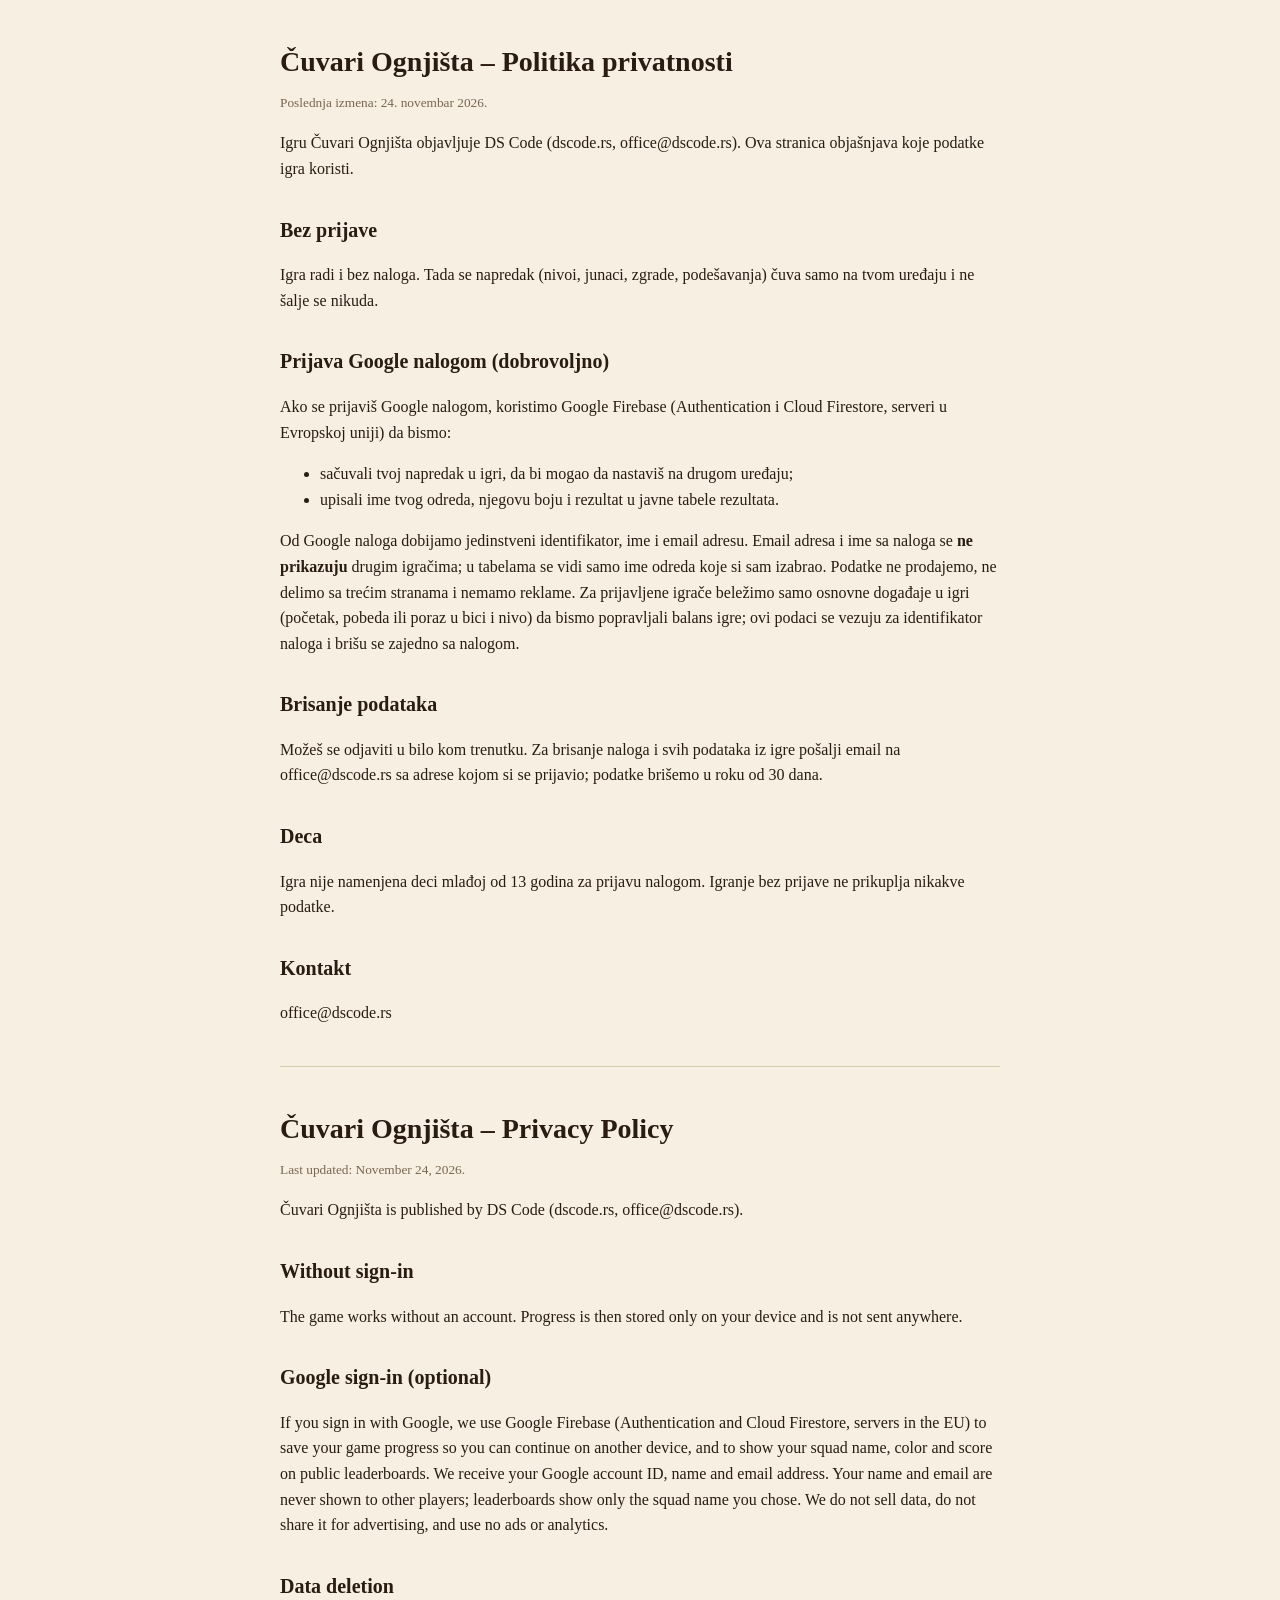
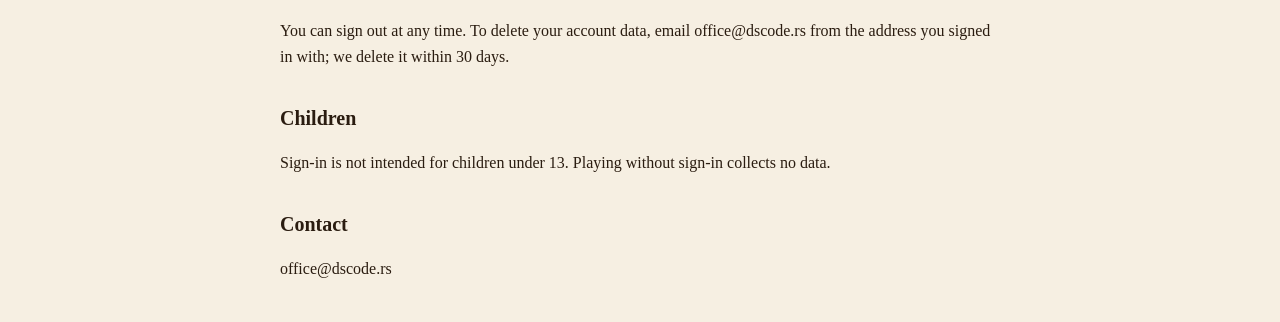
<file: privatnost/index.html>
<!DOCTYPE html>
<html lang="sr">
<head>
<meta charset="utf-8">
<meta name="viewport" content="width=device-width,initial-scale=1">
<title>Čuvari Ognjišta – Politika privatnosti</title>
<style>
body{font-family:Georgia,serif;max-width:720px;margin:40px auto;padding:0 20px;line-height:1.6;color:#2a1c10;background:#f6efe2}
h1{font-size:28px;margin-bottom:4px}h2{font-size:20px;margin-top:32px}small{color:#7a6650}hr{border:0;border-top:1px solid #d8c8ac;margin:40px 0}
</style>
</head>
<body>
<h1>Čuvari Ognjišta – Politika privatnosti</h1>
<small>Poslednja izmena: 24. novembar 2026.</small>
<p>Igru Čuvari Ognjišta objavljuje DS Code (dscode.rs, office@dscode.rs). Ova stranica objašnjava koje podatke igra koristi.</p>
<h2>Bez prijave</h2>
<p>Igra radi i bez naloga. Tada se napredak (nivoi, junaci, zgrade, podešavanja) čuva samo na tvom uređaju i ne šalje se nikuda.</p>
<h2>Prijava Google nalogom (dobrovoljno)</h2>
<p>Ako se prijaviš Google nalogom, koristimo Google Firebase (Authentication i Cloud Firestore, serveri u Evropskoj uniji) da bismo:</p>
<ul><li>sačuvali tvoj napredak u igri, da bi mogao da nastaviš na drugom uređaju;</li>
<li>upisali ime tvog odreda, njegovu boju i rezultat u javne tabele rezultata.</li></ul>
<p>Od Google naloga dobijamo jedinstveni identifikator, ime i email adresu. Email adresa i ime sa naloga se <b>ne prikazuju</b> drugim igračima; u tabelama se vidi samo ime odreda koje si sam izabrao. Podatke ne prodajemo, ne delimo sa trećim stranama i nemamo reklame. Za prijavljene igrače beležimo samo osnovne događaje u igri (početak, pobeda ili poraz u bici i nivo) da bismo popravljali balans igre; ovi podaci se vezuju za identifikator naloga i brišu se zajedno sa nalogom.</p>
<h2>Brisanje podataka</h2>
<p>Možeš se odjaviti u bilo kom trenutku. Za brisanje naloga i svih podataka iz igre pošalji email na office@dscode.rs sa adrese kojom si se prijavio; podatke brišemo u roku od 30 dana.</p>
<h2>Deca</h2>
<p>Igra nije namenjena deci mlađoj od 13 godina za prijavu nalogom. Igranje bez prijave ne prikuplja nikakve podatke.</p>
<h2>Kontakt</h2>
<p>office@dscode.rs</p>
<hr>
<h1>Čuvari Ognjišta – Privacy Policy</h1>
<small>Last updated: November 24, 2026.</small>
<p>Čuvari Ognjišta is published by DS Code (dscode.rs, office@dscode.rs).</p>
<h2>Without sign-in</h2>
<p>The game works without an account. Progress is then stored only on your device and is not sent anywhere.</p>
<h2>Google sign-in (optional)</h2>
<p>If you sign in with Google, we use Google Firebase (Authentication and Cloud Firestore, servers in the EU) to save your game progress so you can continue on another device, and to show your squad name, color and score on public leaderboards. We receive your Google account ID, name and email address. Your name and email are never shown to other players; leaderboards show only the squad name you chose. We do not sell data, do not share it for advertising, and use no ads or analytics.</p>
<h2>Data deletion</h2>
<p>You can sign out at any time. To delete your account data, email office@dscode.rs from the address you signed in with; we delete it within 30 days.</p>
<h2>Children</h2>
<p>Sign-in is not intended for children under 13. Playing without sign-in collects no data.</p>
<h2>Contact</h2>
<p>office@dscode.rs</p>
</body></html>
</file>
